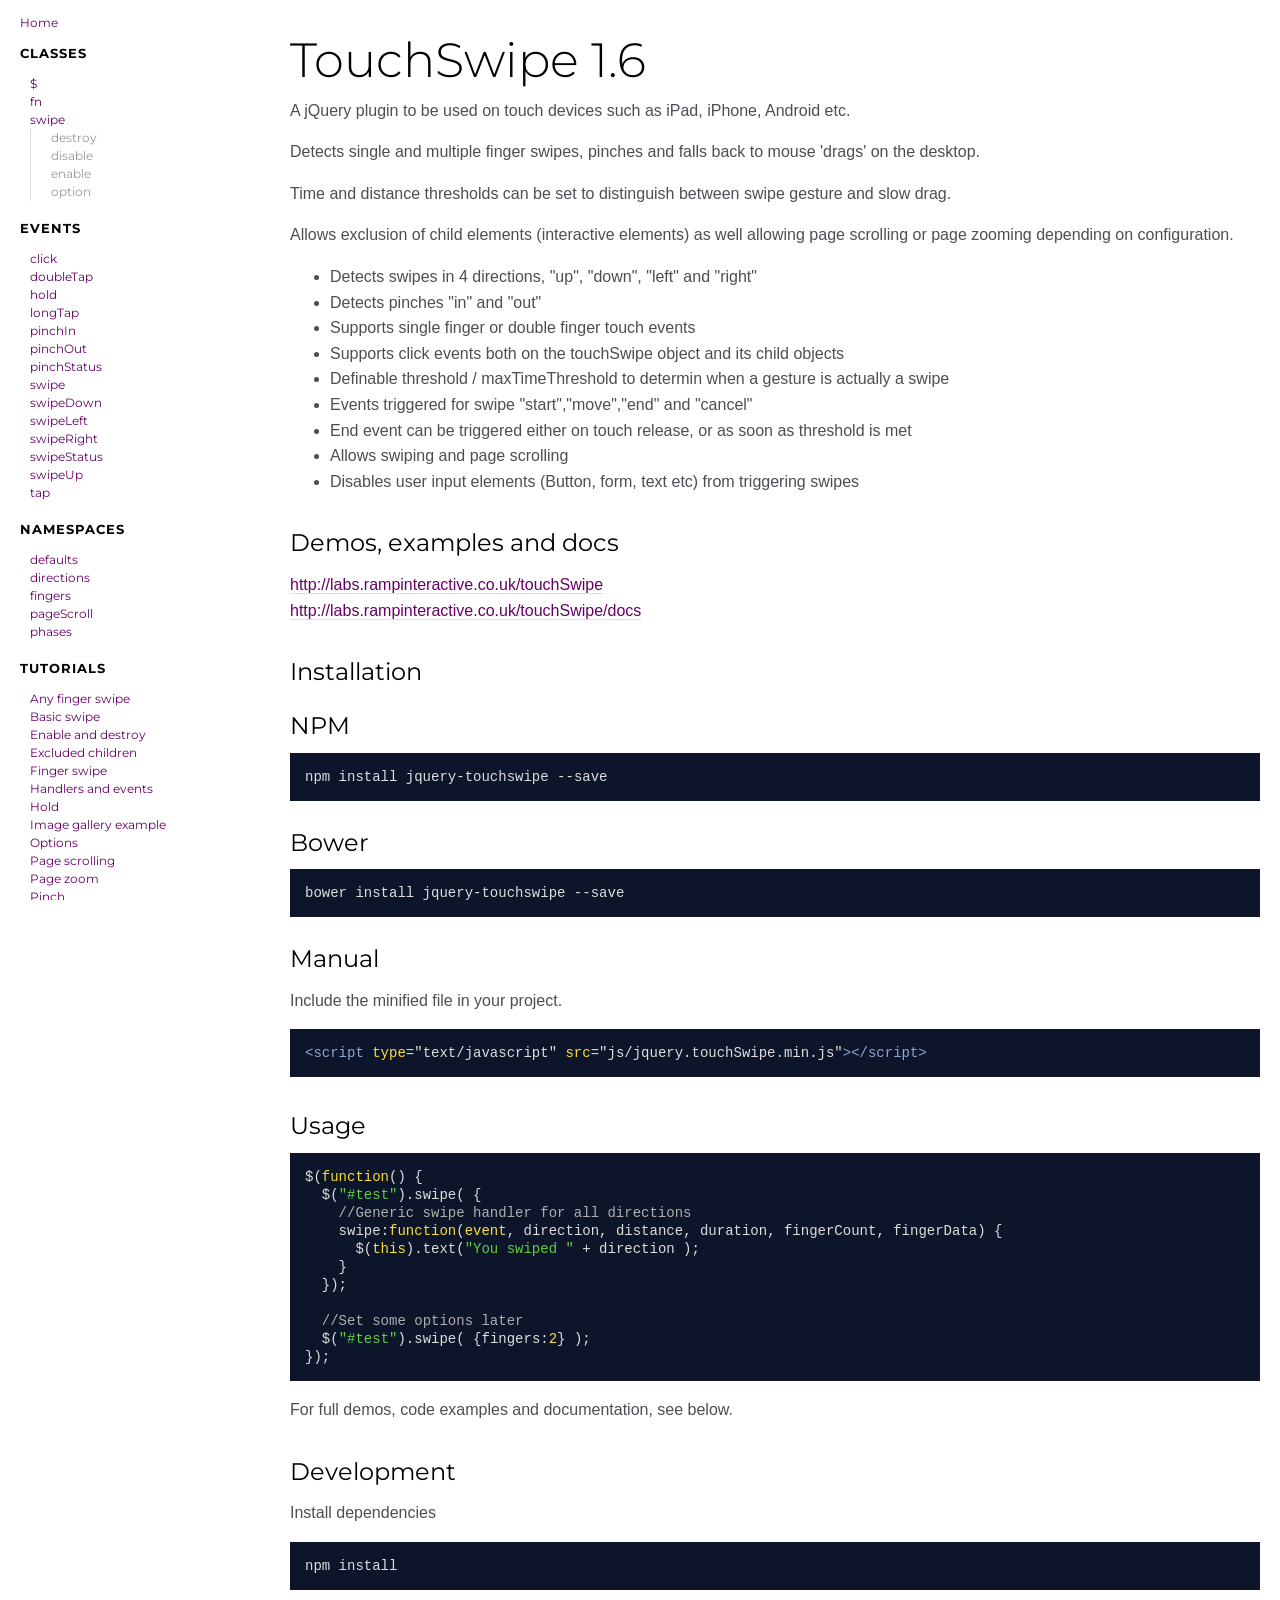
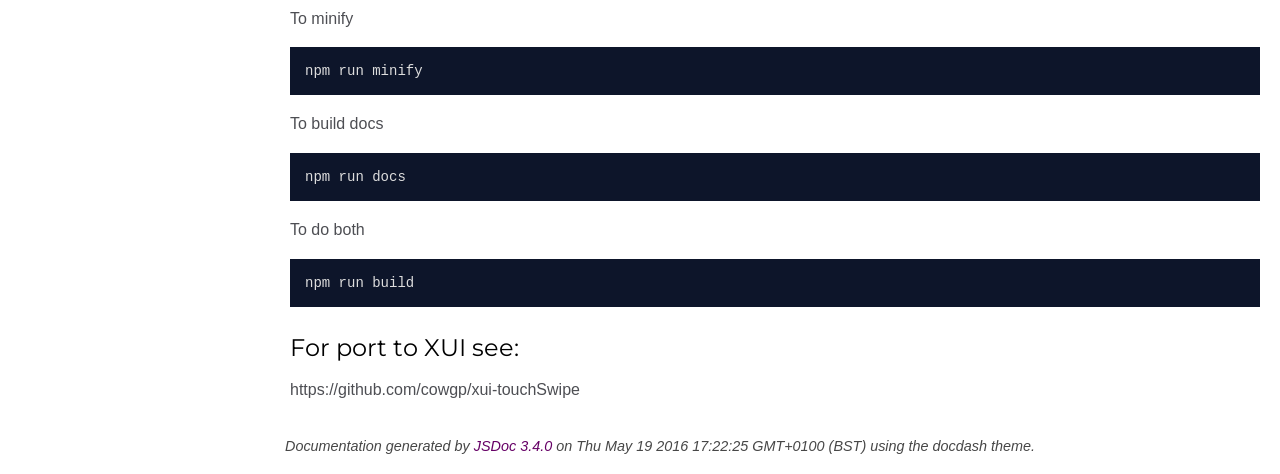
<file: Projects/fdfd/scripts/libs/TouchSwipe-Jquery-Plugin-master/docs/index.html>
<!DOCTYPE html>
<html lang="en">
<head>
    <meta charset="utf-8">
    <title>Home - Documentation</title>

    <script src="scripts/prettify/prettify.js"></script>
    <script src="scripts/prettify/lang-css.js"></script>
    <!--[if lt IE 9]>
      <script src="//html5shiv.googlecode.com/svn/trunk/html5.js"></script>
    <![endif]-->
    <link type="text/css" rel="stylesheet" href="https://code.ionicframework.com/ionicons/2.0.1/css/ionicons.min.css">
    <link type="text/css" rel="stylesheet" href="styles/prettify.css">
    <link type="text/css" rel="stylesheet" href="styles/jsdoc.css">
</head>
<body>

<input type="checkbox" id="nav-trigger" class="nav-trigger" />
<label for="nav-trigger" class="navicon-button x">
  <div class="navicon"></div>
</label>

<label for="nav-trigger" class="overlay"></label>

<nav>
    <h2><a href="index.html">Home</a></h2><h3>Classes</h3><ul><li><a href="$.html">$</a></li><li><a href="$.fn.html">fn</a></li><li><a href="$.fn.swipe.html">swipe</a><ul class='methods'><li data-type='method'><a href="$.fn.swipe.html#destroy">destroy</a></li><li data-type='method'><a href="$.fn.swipe.html#disable">disable</a></li><li data-type='method'><a href="$.fn.swipe.html#enable">enable</a></li><li data-type='method'><a href="$.fn.swipe.html#option">option</a></li></ul></li></ul><h3>Events</h3><ul><li><a href="$.fn.swipe.html#event:click">click</a></li><li><a href="$.fn.swipe.html#event:doubleTap">doubleTap</a></li><li><a href="$.fn.swipe.html#event:hold">hold</a></li><li><a href="$.fn.swipe.html#event:longTap">longTap</a></li><li><a href="$.fn.swipe.html#event:pinchIn">pinchIn</a></li><li><a href="$.fn.swipe.html#event:pinchOut">pinchOut</a></li><li><a href="$.fn.swipe.html#event:pinchStatus">pinchStatus</a></li><li><a href="$.fn.swipe.html#event:swipe">swipe</a></li><li><a href="$.fn.swipe.html#event:swipeDown">swipeDown</a></li><li><a href="$.fn.swipe.html#event:swipeLeft">swipeLeft</a></li><li><a href="$.fn.swipe.html#event:swipeRight">swipeRight</a></li><li><a href="$.fn.swipe.html#event:swipeStatus">swipeStatus</a></li><li><a href="$.fn.swipe.html#event:swipeUp">swipeUp</a></li><li><a href="$.fn.swipe.html#event:tap">tap</a></li></ul><h3>Namespaces</h3><ul><li><a href="$.fn.swipe.defaults.html">defaults</a></li><li><a href="$.fn.swipe.directions.html">directions</a></li><li><a href="$.fn.swipe.fingers.html">fingers</a></li><li><a href="$.fn.swipe.pageScroll.html">pageScroll</a></li><li><a href="$.fn.swipe.phases.html">phases</a></li></ul><h3>Tutorials</h3><ul><li><a href="tutorial-Any_finger_swipe.html">Any finger swipe</a></li><li><a href="tutorial-Basic_swipe.html">Basic swipe</a></li><li><a href="tutorial-Enable_and_destroy.html">Enable and destroy</a></li><li><a href="tutorial-Excluded_children.html">Excluded children</a></li><li><a href="tutorial-Finger_swipe.html">Finger swipe</a></li><li><a href="tutorial-Handlers_and_events.html">Handlers and events</a></li><li><a href="tutorial-Hold.html">Hold</a></li><li><a href="tutorial-Image_gallery_example.html">Image gallery example</a></li><li><a href="tutorial-Options.html">Options</a></li><li><a href="tutorial-Page_scrolling.html">Page scrolling</a></li><li><a href="tutorial-Page_zoom.html">Page zoom</a></li><li><a href="tutorial-Pinch.html">Pinch</a></li><li><a href="tutorial-Pinch_and_Swipe.html">Pinch and Swipe</a></li><li><a href="tutorial-Pinch_status.html">Pinch status</a></li><li><a href="tutorial-Single_swipe.html">Single swipe</a></li><li><a href="tutorial-Stop_propegation.html">Stop propegation</a></li><li><a href="tutorial-Swipe_status.html">Swipe status</a></li><li><a href="tutorial-Tap_vs_swipe.html">Tap vs swipe</a></li><li><a href="tutorial-Thresholds.html">Thresholds</a></li><li><a href="tutorial-Trigger_handlers.html">Trigger handlers</a></li><li><a href="tutorial-index_.html">index</a></li></ul>
</nav>

<div id="main">
    

    



    









    


    <section class="readme">
        <article><h1>TouchSwipe 1.6</h1><p>A jQuery plugin to be used on touch devices such as iPad, iPhone, Android etc.</p>
<p>Detects single and multiple finger swipes, pinches and falls back to mouse 'drags' on the desktop.</p>
<p>Time and distance thresholds can be set to distinguish between swipe gesture and slow drag.</p>
<p>Allows exclusion of child elements (interactive elements) as well allowing page scrolling or page zooming depending on configuration.</p>
<ul>
<li>Detects swipes in 4 directions, &quot;up&quot;, &quot;down&quot;, &quot;left&quot; and &quot;right&quot;</li>
<li>Detects pinches &quot;in&quot; and &quot;out&quot;</li>
<li>Supports single finger or double finger touch events</li>
<li>Supports click events both on the touchSwipe object and its child objects</li>
<li>Definable threshold / maxTimeThreshold to determin when a gesture is actually a swipe</li>
<li>Events triggered for swipe &quot;start&quot;,&quot;move&quot;,&quot;end&quot; and &quot;cancel&quot;</li>
<li>End event can be triggered either on touch release, or as soon as threshold is met</li>
<li>Allows swiping and page scrolling</li>
<li>Disables user input elements (Button, form, text etc) from triggering swipes</li>
</ul>
<h2>Demos, examples and docs</h2><p><a href="http://labs.rampinteractive.co.uk/touchSwipe">http://labs.rampinteractive.co.uk/touchSwipe</a><br><a href="http://labs.rampinteractive.co.uk/touchSwipe/docs">http://labs.rampinteractive.co.uk/touchSwipe/docs</a></p>
<h2>Installation</h2><h3>NPM</h3><pre class="prettyprint source lang-bash"><code>npm install jquery-touchswipe --save</code></pre><h3>Bower</h3><pre class="prettyprint source lang-bash"><code>bower install jquery-touchswipe --save</code></pre><h3>Manual</h3><p>Include the minified file in your project.</p>
<pre class="prettyprint source lang-html"><code>&lt;script type=&quot;text/javascript&quot; src=&quot;js/jquery.touchSwipe.min.js&quot;>&lt;/script></code></pre><h2>Usage</h2><pre class="prettyprint source lang-javascript"><code>$(function() {
  $(&quot;#test&quot;).swipe( {
    //Generic swipe handler for all directions
    swipe:function(event, direction, distance, duration, fingerCount, fingerData) {
      $(this).text(&quot;You swiped &quot; + direction );  
    }
  });

  //Set some options later
  $(&quot;#test&quot;).swipe( {fingers:2} );
});</code></pre><p>For full demos, code examples and documentation, see below.</p>
<h2>Development</h2><p>Install dependencies</p>
<pre class="prettyprint source lang-bash"><code>npm install</code></pre><p>To minify</p>
<pre class="prettyprint source lang-bash"><code>npm run minify</code></pre><p>To build docs</p>
<pre class="prettyprint source lang-bash"><code>npm run docs</code></pre><p>To do both</p>
<pre class="prettyprint source lang-bash"><code>npm run build</code></pre><h3>For port to XUI see:</h3><p>https://github.com/cowgp/xui-touchSwipe</p></article>
    </section>






</div>

<br class="clear">

<footer>
    Documentation generated by <a href="https://github.com/jsdoc3/jsdoc">JSDoc 3.4.0</a> on Thu May 19 2016 17:22:25 GMT+0100 (BST) using the docdash theme.
</footer>

<script>prettyPrint();</script>
<script src="scripts/linenumber.js"></script>
</body>
</html>
</file>
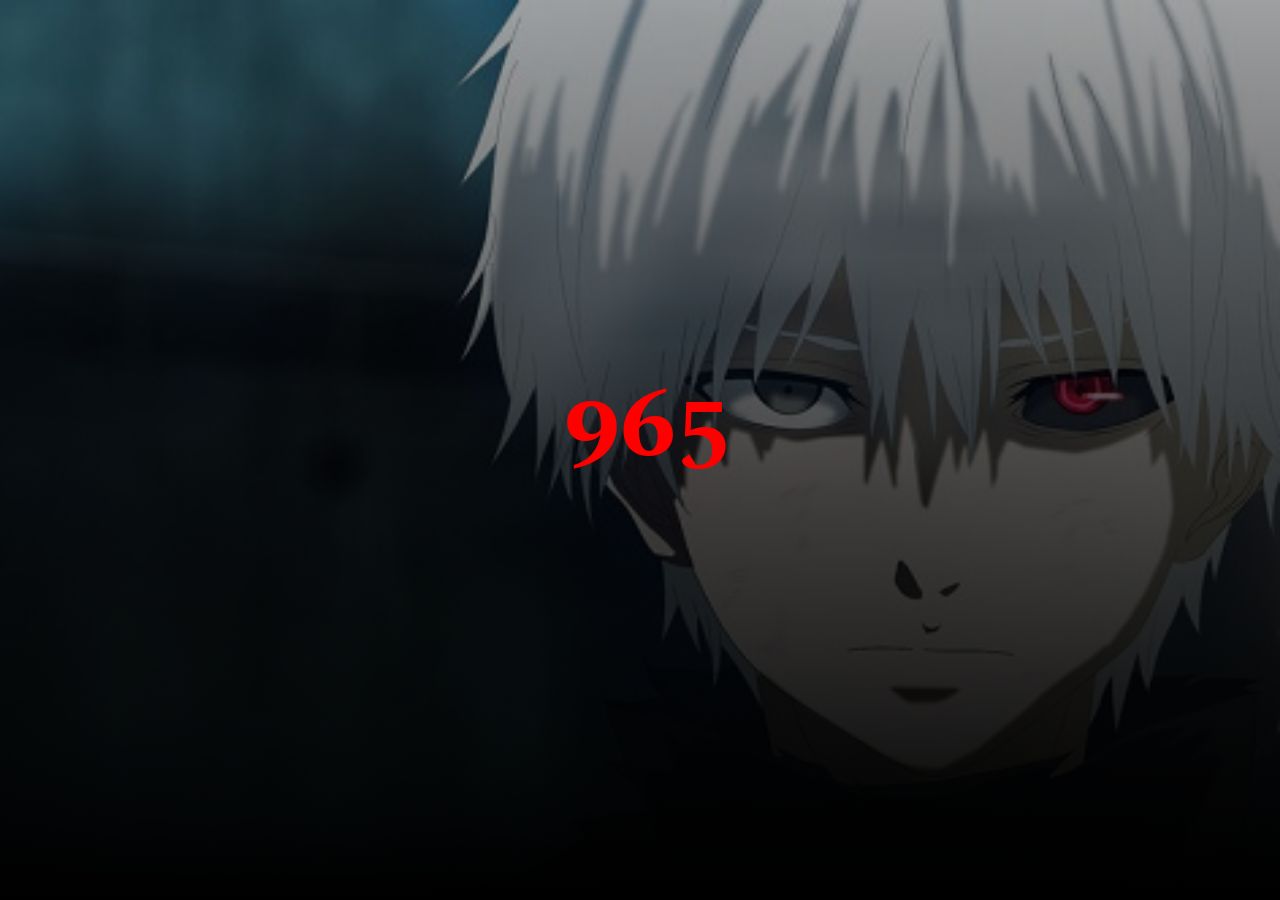
<file: Projects/hernya/i_am_goul/app.html>
<html>
  
<head>
  <title>Я гуль. [ 0.2 ]</title>

  <script src="https://ajax.googleapis.com/ajax/libs/jquery/2.1.1/jquery.min.js"></script>
</head>

<body>

  <h1 id="tx">Я... Гуль...</h1>

  <style>

  @import url('https://fonts.googleapis.com/css2?family=Spectral+SC:wght@200;600&display=swap');

    /*audio {display:none;}*/

    body{
      color: red;
      background-color: black;
      background: linear-gradient(359.82deg, #000000 0.84%, rgba(0, 0, 0, 0.35) 99.83%), url(back.jpg) center right no-repeat fixed;
      -webkit-background-size: cover;
      -moz-background-size: cover;
      -o-background-size: cover;
      background-size: cover; 

      padding: 1em;
      position: absolute;
      top: 50%;
      left: 50%;
      margin-right: -50%;
      transform: translate(-50%, -50%);

      -webkit-touch-callout: none;
      -webkit-user-select: none;  
      -khtml-user-select: none;   
      -moz-user-select: none;     
      -ms-user-select: none;       
      user-select: none;    

      font-family: 'Spectral SC', serif;
    }

    h1{
      font-size: 100;
    }
  </style>

  <script>
    'use strict';

    var num = 1000;
    var numex = 7;

    function goul_start()
    {
      setTimeout(goul, 50);
    }

    function goul()
    {
    if(num > -1)
    {
      num = num - numex;
      document.getElementById("tx").innerHTML = num;
      setTimeout(goul_start, 1);
    }
    else
    {
      document.getElementById("tx").innerHTML = "Ты гуль.";
    }
    }

    setTimeout(goul_start, 1000);
  </script>

</body>

</html>
</file>
<file: Projects/fdfd/scripts/libs/TouchSwipe-Jquery-Plugin-master/docs/styles/prettify.css>
.pln {
  color: #ddd;
}

/* string content */
.str {
  color: #61ce3c;
}

/* a keyword */
.kwd {
  color: #fbde2d;
}

/* a comment */
.com {
  color: #aeaeae;
}

/* a type name */
.typ {
  color: #8da6ce;
}

/* a literal value */
.lit {
  color: #fbde2d;
}

/* punctuation */
.pun {
  color: #ddd;
}

/* lisp open bracket */
.opn {
  color: #000000;
}

/* lisp close bracket */
.clo {
  color: #000000;
}

/* a markup tag name */
.tag {
  color: #8da6ce;
}

/* a markup attribute name */
.atn {
  color: #fbde2d;
}

/* a markup attribute value */
.atv {
  color: #ddd;
}

/* a declaration */
.dec {
  color: #EF5050;
}

/* a variable name */
.var {
  color: #c82829;
}

/* a function name */
.fun {
  color: #4271ae;
}

/* Specify class=linenums on a pre to get line numbering */
ol.linenums {
  margin-top: 0;
  margin-bottom: 0;
}
</file>
<file: Projects/fdfd/scripts/libs/TouchSwipe-Jquery-Plugin-master/docs/styles/jsdoc.css>
@import url(https://fonts.googleapis.com/css?family=Montserrat:400,700);

* {
  box-sizing: border-box
}

html, body {
  height: 100%;
  width: 100%;
}

body {
  color: #4d4e53;
  background-color: white;
  margin: 0 auto;
  padding: 0 20px;
  font-family: 'Helvetica Neue', Helvetica, sans-serif;
  font-size: 16px;
  line-height: 160%;
}

a,
a:active {
  color: #606;
  text-decoration: none;
}

a:hover {
  text-decoration: none;
}

article a {
  border-bottom: 1px solid #ddd;
}

article a:hover, article a:active {
  border-bottom-color: #222;
}

p, ul, ol, blockquote {
  margin-bottom: 1em;
}

h1, h2, h3, h4, h5, h6 {
  font-family: 'Montserrat', sans-serif;
}

h1, h2, h3, h4, h5, h6 {
  color: #000;
  font-weight: 400;
  margin: 0;
}

h1 {
  font-weight: 300;
  font-size: 48px;
  margin: 1em 0 .5em;
}

h1.page-title {
  font-size: 48px;
  margin: 1em 30px;
}

h2 {
  font-size: 24px;
  margin: 1.5em 0 .3em;
}

h3 {
  font-size: 24px;
  margin: 1.2em 0 .3em;
}

h4 {
  font-size: 18px;
  margin: 1em 0 .2em;
  color: #4d4e53;
}

h4.name {
  color: #fff;
  background: #6d426d;
  box-shadow: 0 .25em .5em #d3d3d3;
  border-top: 1px solid #d3d3d3;
  border-bottom: 1px solid #d3d3d3;
  margin: 1.5em 0 0.5em;
  padding: .75em 0 .75em 10px;
}

h5, .container-overview .subsection-title {
  font-size: 120%;
  letter-spacing: -0.01em;
  margin: 8px 0 3px 0;
}

h6 {
  font-size: 100%;
  letter-spacing: -0.01em;
  margin: 6px 0 3px 0;
  font-style: italic;
}

tt, code, kbd, samp {
  font-family: Consolas, Monaco, 'Andale Mono', monospace;
  background: #f4f4f4;
  padding: 1px 5px;
}

.class-description {
  font-size: 130%;
  line-height: 140%;
  margin-bottom: 1em;
  margin-top: 1em;
}

.class-description:empty {
  margin: 0
}

#main {
  float: right;
  min-width: 360px;
  width: calc(100% - 240px);
}

header {
  display: block
}

section {
  display: block;
  background-color: #fff;
  padding: 0 0 0 30px;
}

.variation {
  display: none
}

.signature-attributes {
  font-size: 60%;
  color: #eee;
  font-style: italic;
  font-weight: lighter;
}

nav {
  float: left;
  display: block;
  width: 250px;
  background: #fff;
  overflow: auto;
  position: fixed;
  height: 100%;
}

nav h3 {
  margin-top: 12px;
  font-size: 13px;
  text-transform: uppercase;
  letter-spacing: 1px;
  font-weight: 700;
  line-height: 24px;
  margin: 15px 0 10px;
  padding: 0;
  color: #000;
}

nav ul {
  font-family: 'Lucida Grande', 'Lucida Sans Unicode', arial, sans-serif;
  font-size: 100%;
  line-height: 17px;
  padding: 0;
  margin: 0;
  list-style-type: none;
}

nav ul a,
nav ul a:active {
  font-family: 'Montserrat', sans-serif;
  line-height: 18px;
  padding: 0;
  display: block;
  font-size: 12px;
}

nav a:hover,
nav a:active {
  color: #606;
}

nav > ul {
  padding: 0 10px;
}

nav > ul > li > a {
  color: #606;
}

nav ul ul {
  margin-bottom: 10px
}

nav ul ul a {
  color: hsl(207, 1%, 60%);
  border-left: 1px solid hsl(207, 10%, 86%);
}

nav ul ul a,
nav ul ul a:active {
  padding-left: 20px
}

nav h2 {
   font-size: 12px;
   margin: 0;
   padding: 0;
}

nav > h2 > a {
   display: block;
   margin: 10px 0 -10px;
   color: #606 !important;
}

footer {
  color: hsl(0, 0%, 28%);
  margin-left: 250px;
  display: block;
  padding: 15px;
  font-style: italic;
  font-size: 90%;
}

.ancestors {
  color: #999
}

.ancestors a {
   color: #999 !important;
}

.clear {
  clear: both
}

.important {
  font-weight: bold;
  color: #950B02;
}

.yes-def {
  text-indent: -1000px
}

.type-signature {
  color: #CA79CA
}

.type-signature:last-child {
  color: #eee;
}

.name, .signature {
  font-family: Consolas, Monaco, 'Andale Mono', monospace
}

.signature {
    color: #fc83ff;
}

.details {
  margin-top: 6px;
  border-left: 2px solid #DDD;
  line-height: 20px;
  font-size: 14px;
}

.details dt {
   width: 120px;
   float: left;
   padding-left: 10px;
}

.details dd {
   margin-left: 70px;
   margin-top: 6px;
   margin-bottom: 6px;
}

.details ul {
   margin: 0
}

.details ul {
   list-style-type: none
}

.details pre.prettyprint {
   margin: 0
}

.details .object-value {
   padding-top: 0
}

.description {
  margin-bottom: 1em;
  margin-top: 1em;
}

.code-caption {
  font-style: italic;
  font-size: 107%;
  margin: 0;
}

.prettyprint {
  font-size: 14px;
  overflow: auto;
}

.prettyprint.source {
  width: inherit;
  line-height: 18px;
  display: block;
  background-color: #0d152a;
  color: #aeaeae;
}

.prettyprint code {
  line-height: 18px;
  display: block;
  background-color: #0d152a;
  color: #4D4E53;
}

.prettyprint > code {
  padding: 15px;
}

.prettyprint .linenums code {
  padding: 0 15px
}

.prettyprint .linenums li:first-of-type code {
  padding-top: 15px
}

.prettyprint code span.line {
  display: inline-block
}

.prettyprint.linenums {
  padding-left: 70px;
  -webkit-user-select: none;
  -moz-user-select: none;
  -ms-user-select: none;
  user-select: none;
}

.prettyprint.linenums ol {
   padding-left: 0
}

.prettyprint.linenums li {
   border-left: 3px #34446B solid;
}

.prettyprint.linenums li.selected, .prettyprint.linenums li.selected * {
   background-color: #34446B;
}

.prettyprint.linenums li * {
   -webkit-user-select: text;
   -moz-user-select: text;
   -ms-user-select: text;
   user-select: text;
}

.params, .props {
  border-spacing: 0;
  border: 1px solid #ddd;
  border-collapse: collapse;
  border-radius: 3px;
  box-shadow: 0 1px 3px rgba(0,0,0,0.1);
  width: 100%;
  font-size: 14px;
  margin: 1em 0;
}

.params .type {
  white-space: nowrap;
}

.params code {
  white-space: pre;
}

.params td, .params .name, .props .name, .name code {
   color: #4D4E53;
   font-family: Consolas, Monaco, 'Andale Mono', monospace;
   font-size: 100%;
}

.params td, .params th, .props td, .props th {
   margin: 0px;
   text-align: left;
   vertical-align: top;
   padding: 10px;
   display: table-cell;
}

.params td {
   border-top: 1px solid #eee
}

.params thead tr, .props thead tr {
   background-color: #fff;
   font-weight: bold;
}

.params .params thead tr, .props .props thead tr {
   background-color: #fff;
   font-weight: bold;
}

.params td.description > p:first-child, .props td.description > p:first-child {
   margin-top: 0;
   padding-top: 0;
}

.params td.description > p:last-child, .props td.description > p:last-child {
   margin-bottom: 0;
   padding-bottom: 0;
}

span.param-type, .params td .param-type, .param-type dd {
   color: #606;
  font-family: Consolas, Monaco, 'Andale Mono', monospace
}

.param-type dt, .param-type dd {
  display: inline-block
}

.param-type {
  margin: 14px 0;
}

.disabled {
  color: #454545
}

/* navicon button */
.navicon-button {
  display: none;
  position: relative;
  padding: 2.0625rem 1.5rem;
  transition: 0.25s;
  cursor: pointer;
  -webkit-user-select: none;
     -moz-user-select: none;
      -ms-user-select: none;
          user-select: none;
  opacity: .8;
}
.navicon-button .navicon:before, .navicon-button .navicon:after {
  transition: 0.25s;
}
.navicon-button:hover {
  transition: 0.5s;
  opacity: 1;
}
.navicon-button:hover .navicon:before, .navicon-button:hover .navicon:after {
  transition: 0.25s;
}
.navicon-button:hover .navicon:before {
  top: .825rem;
}
.navicon-button:hover .navicon:after {
  top: -.825rem;
}

/* navicon */
.navicon {
  position: relative;
  width: 2.5em;
  height: .3125rem;
  background: #000;
  transition: 0.3s;
  border-radius: 2.5rem;
}
.navicon:before, .navicon:after {
  display: block;
  content: "";
  height: .3125rem;
  width: 2.5rem;
  background: #000;
  position: absolute;
  z-index: -1;
  transition: 0.3s 0.25s;
  border-radius: 1rem;
}
.navicon:before {
  top: .625rem;
}
.navicon:after {
  top: -.625rem;
}

/* open */
.nav-trigger:checked + label:not(.steps) .navicon:before,
.nav-trigger:checked + label:not(.steps) .navicon:after {
  top: 0 !important;
}

.nav-trigger:checked + label .navicon:before,
.nav-trigger:checked + label .navicon:after {
  transition: 0.5s;
}

/* Minus */
.nav-trigger:checked + label {
  -webkit-transform: scale(0.75);
          transform: scale(0.75);
}

/* × and + */
.nav-trigger:checked + label.plus .navicon,
.nav-trigger:checked + label.x .navicon {
  background: transparent;
}

.nav-trigger:checked + label.plus .navicon:before,
.nav-trigger:checked + label.x .navicon:before {
  -webkit-transform: rotate(-45deg);
          transform: rotate(-45deg);
  background: #FFF;
}

.nav-trigger:checked + label.plus .navicon:after,
.nav-trigger:checked + label.x .navicon:after {
  -webkit-transform: rotate(45deg);
          transform: rotate(45deg);
  background: #FFF;
}

.nav-trigger:checked + label.plus {
  -webkit-transform: scale(0.75) rotate(45deg);
          transform: scale(0.75) rotate(45deg);
}

.nav-trigger:checked ~ nav {
  left: 0 !important;
}

.nav-trigger:checked ~ .overlay {
  display: block;
}

.nav-trigger {
  position: fixed;
  top: 0;
  clip: rect(0, 0, 0, 0);
}

.overlay {
  display: none;
  position: fixed;
  top: 0;
  bottom: 0;
  left: 0;
  right: 0;
  width: 100%;
  height: 100%;
  background: hsla(0, 0%, 0%, 0.5);
  z-index: 1;
}

@media only screen and (min-width: 320px) and (max-width: 680px) {
  body {
    overflow-x: hidden;
  }

  nav {
    background: #FFF;
    width: 250px;
    height: 100%;
    position: fixed;
    top: 0;
    right: 0;
    bottom: 0;
    left: -250px;
    z-index: 3;
    padding: 0 10px;
    transition: left 0.2s;
  }

  .navicon-button {
    display: inline-block;
    position: fixed;
    top: 1.5em;
    right: 0;
    z-index: 2;
  }

  #main {
    width: 100%;
    min-width: 360px;
  }

  #main h1.page-title {
    margin: 1em 0;
  }

  #main section {
    padding: 0;
  }

  footer {
    margin-left: 0;
  }
}
</file>
